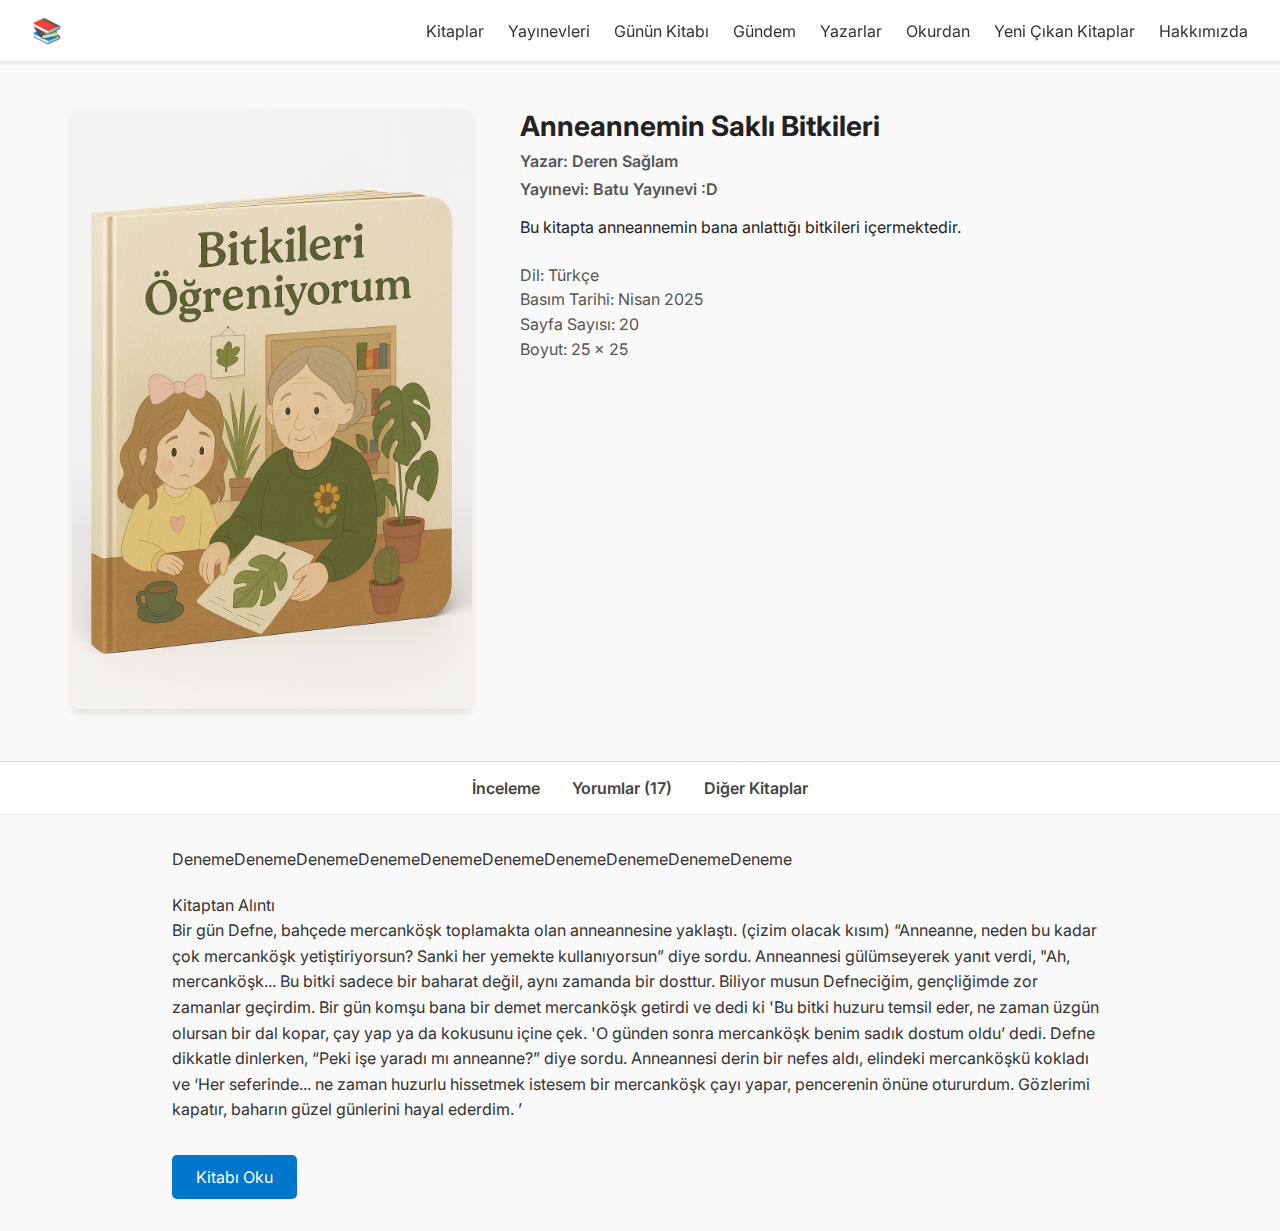
<file: index.html>
<!DOCTYPE html>
<html lang="tr">
<head>
  <meta charset="UTF-8">
  <meta name="viewport" content="width=device-width, initial-scale=1.0, user-scalable=no">
  <title>Kitap Tanıtımı</title>
  <link rel="stylesheet" href="style.css">
  <link href="https://fonts.googleapis.com/css2?family=Inter:wght@400;600;700&display=swap" rel="stylesheet">
</head>
<body>
  <!-- Üst Menü -->
  <header class="navbar">
    <div class="logo">📚</div>
    <nav>
      <ul>
        <li>Kitaplar</li>
        <li>Yayınevleri</li>
        <li>Günün Kitabı</li>
        <li>Gündem</li>
        <li>Yazarlar</li>
        <li>Okurdan</li>
        <li>Yeni Çıkan Kitaplar</li>
        <li>Hakkımızda</li>
      </ul>
    </nav>
  </header>

  <!-- İçerik Alanı -->
  <main class="container">
    <div class="book-left">
      <img src="img/kitap-kapak.jpg" alt="Kitap Kapak">
    </div>

    <div class="book-right">
      <h1>Anneannemin Saklı Bitkileri</h1>
      <p class="yazar">Yazar: Deren Sağlam</p>
      <p class="yayinevi">Yayınevi: Batu Yayınevi :D</p>
      <p class="aciklama">
        Bu kitapta anneannemin bana anlattığı bitkileri içermektedir.
      </p>
      <ul class="detaylar">
        <li>Dil: Türkçe</li>
        <li>Basım Tarihi: Nisan 2025</li>
        <li>Sayfa Sayısı: 20</li>
        <li>Boyut: 25 x 25</li>
      </ul>
    </div>
  </main>

  <!-- Alt Sekmeler -->
  <section class="alt-panel">
    <div class="sekme"> İnceleme </div>
    <div class="sekme"> Yorumlar (17) </div>
    <div class="sekme"> Diğer Kitaplar </div>
  </section>

  <section class="inceleme-icerik">
    <p class="deneme">DenemeDenemeDenemeDenemeDenemeDenemeDenemeDenemeDenemeDeneme</p>

    <p>
        
        Kitaptan Alıntı
    </p>
    </p>
       Bir gün Defne, bahçede mercanköşk toplamakta olan anneannesine yaklaştı. (çizim
       olacak kısım) “Anneanne, neden bu kadar çok mercanköşk yetiştiriyorsun? Sanki
       her yemekte kullanıyorsun” diye sordu. Anneannesi gülümseyerek yanıt verdi, "Ah,
       mercanköşk... Bu bitki sadece bir baharat değil, aynı zamanda bir dosttur. Biliyor
       musun Defneciğim, gençliğimde zor zamanlar geçirdim. Bir gün komşu bana bir
       demet mercanköşk getirdi ve dedi ki 'Bu bitki huzuru temsil eder, ne zaman
       üzgün olursan bir dal kopar, çay yap ya da kokusunu içine çek. 'O günden sonra
       mercanköşk benim sadık dostum oldu’ dedi. Defne dikkatle dinlerken, “Peki işe
       yaradı mı anneanne?” diye sordu. Anneannesi derin bir nefes aldı, elindeki
       mercanköşkü kokladı ve ‘Her seferinde... ne zaman huzurlu hissetmek istesem
       bir mercanköşk çayı yapar, pencerenin önüne otururdum. Gözlerimi kapatır,
       baharın güzel günlerini hayal ederdim. ’
    </p>

    <a href="book-effect/oku.html"><button class="oku-buton">Kitabı Oku</button></a>

  </section>
</body>
</html>
</file>
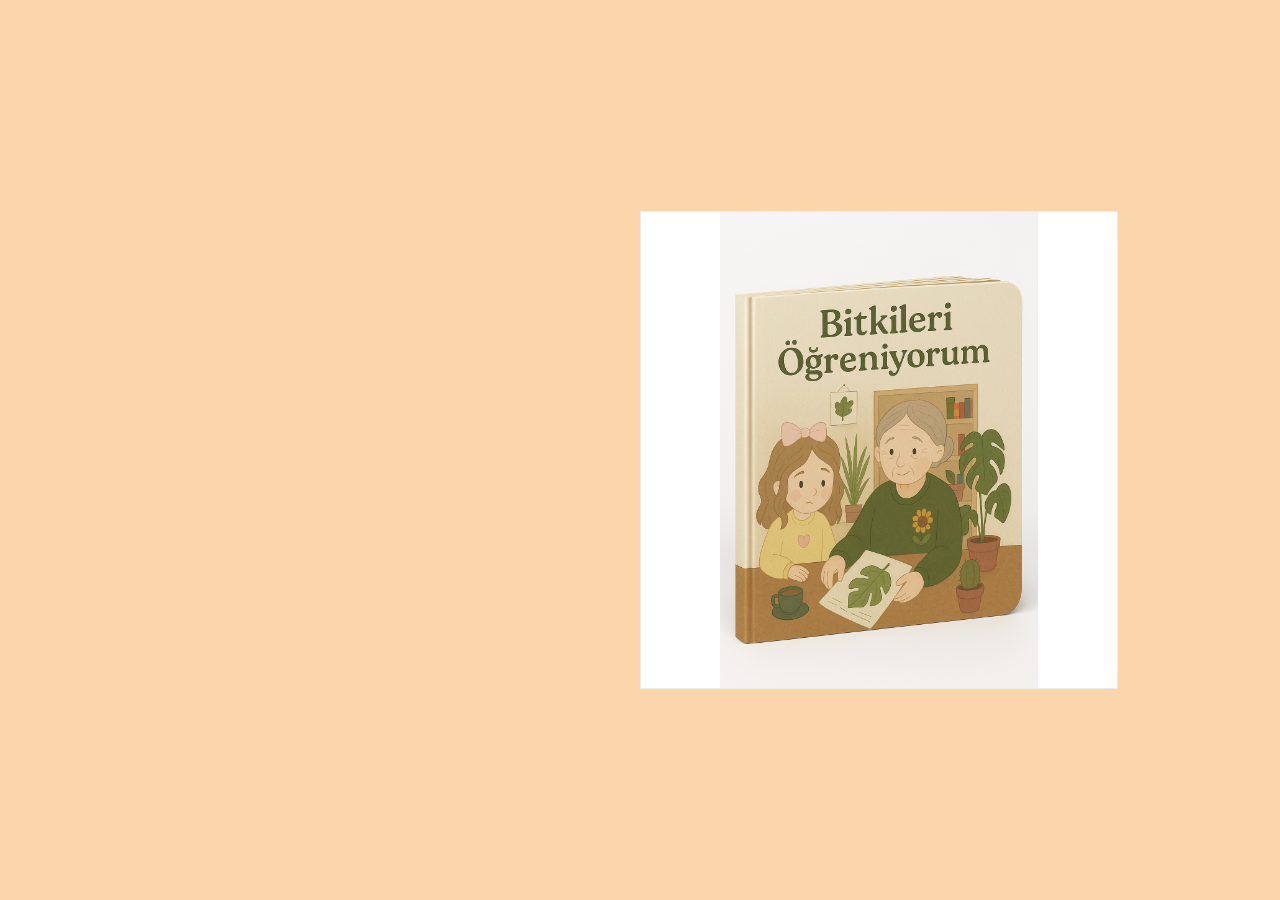
<file: book-effect/oku.html>
<!DOCTYPE html>
<html lang="en">

<head>
  <meta charset="UTF-8" />
  <meta name="viewport" content="width=device-width, initial-scale=1.0" />
  <link rel="stylesheet" href="style.css" />
  <title>Anneannemin Kitabı</title>
</head>

<body>
  <div class="flipbook">
    <div>
      <img src="images/img-1.png" alt="" />
    </div>
    <div>
      <img src="images/img-2.png" alt="" />
    </div>
    <div>
      <img src="images/img-3.png" alt="" />
    </div>
    <div>
      <img src="images/img-4.png" alt="" />
    </div>
    <div>
      <img src="images/img-5.png" alt="" />
    </div>
    
  </div>

  <script src="jquery.js"></script>
  <script src="turn.js"></script>
  <script>
    $(".flipbook").turn();
  </script>
</body>

</html>
</file>
<file: style.css>
/* style.css */

* {
  margin: 0;
  padding: 0;
  box-sizing: border-box;
  font-family: 'Inter', sans-serif;
}

body {
  background-color: #f9f9f9;
  color: #222;
}

.navbar {
  background-color: white;
  padding: 1rem 2rem;
  box-shadow: 0 2px 4px rgba(0,0,0,0.1);
  display: flex;
  align-items: center;
  justify-content: space-between;
  position: sticky;
  top: 0;
  z-index: 1000;
}

.navbar .logo {
  font-size: 24px;
  font-weight: bold;
}

.navbar ul {
  list-style: none;
  display: flex;
  gap: 1.5rem;
}

.navbar ul li {
  cursor: pointer;
  font-size: 16px;
  color: #333;
  transition: color 0.3s;
}

.navbar ul li:hover {
  color: #0077cc;
}

.container {
  max-width: 1200px;
  margin: 3rem auto;
  display: flex;
  gap: 3rem;
  padding: 0 2rem;
}

.book-left img {
  width: 100%;
  max-width: 400px;
  border-radius: 8px;
  box-shadow: 0 4px 8px rgba(0,0,0,0.1);
}

.book-right {
  flex: 1;
}

.book-right h1 {
  font-size: 28px;
  font-weight: 700;
  margin-bottom: 0.5rem;
}

.book-right .yazar,
.book-right .yayinevi {
  font-weight: 600;
  color: #555;
  margin-bottom: 0.5rem;
}

.aciklama {
  margin-top: 1rem;
  line-height: 1.6;
}

.detaylar {
  list-style: none;
  margin-top: 1.5rem;
}

.detaylar li {
  margin-bottom: 0.3rem;
  color: #555;
}

.alt-panel {
  display: flex;
  justify-content: center;
  gap: 2rem;
  background-color: #fff;
  padding: 1rem 0;
  border-top: 1px solid #ddd;
  border-bottom: 1px solid #eee;
}

.sekme {
  font-weight: 600;
  color: #444;
  cursor: pointer;
  transition: color 0.3s;
}

.sekme:hover {
  color: #0077cc;
}

.inceleme-icerik {
  max-width: 1000px;
  margin: 2rem auto;
  padding: 0 2rem;
  line-height: 1.6;
  color: #333;
}

.oku-buton {
  margin-top: 2rem;
  padding: 0.75rem 1.5rem;
  background-color: #0077cc;
  color: white;
  border: none;
  border-radius: 5px;
  font-size: 16px;
  cursor: pointer;
  transition: background-color 0.3s;
}

.oku-buton:hover {
  background-color: #005ea6;
}
.deneme {
  margin-bottom: 20px;
}
</file>
<file: book-effect/style.css>
@import url('https://fonts.googleapis.com/css2?family=Poppins:wght@400;600&display=swap');

* {
  margin: 0;
  padding: 0;
  box-sizing: border-box;
  font-family: "Poppins", sans-serif;
}

body {
  display: grid;
  place-content: center;
  height: 100vh;
  width: 100vw;
  background: #fcd6ab;
  overflow: hidden;
}

.flipbook {
  width: 956px;
  height: 478px;
}

.flipbook .hard {
  background: #c0392b !important;
  color: #fff;
  font-weight: bold;
  display: flex;
  justify-content: center;
  align-items: center;
  font-size: 20px;
  border: none;
}

.flipbook .hard small {
  font-style: italic;
  font-weight: lighter;
  opacity: 0.7;
  font-size: 14px;
}

.flipbook .page {
  background: #ffffff;
  display: flex;
  align-items: center;
  justify-content: center;
  overflow: hidden;
  width: 478px;
  height: 478px;
  border: 1px solid rgba(0, 0, 0, 0.08);
}

.flipbook .page img {
  width: 100%;
  height: 100%;
  object-fit: contain;
}

.flipbook .page small {
  font-size: 14px;
  margin-top: 10px;
  color: #444;
}

/* --- MOBİL UYUMLULUK --- */
@media (max-width: 768px) {
  .flipbook {
    width: 90vw;
    height: calc(90vw / 2); /* Sayfalar kare olduğundan yükseklik yarısı */
  }

  .flipbook .page {
    width: 50%;
    height: 100%;
  }
}
</file>
